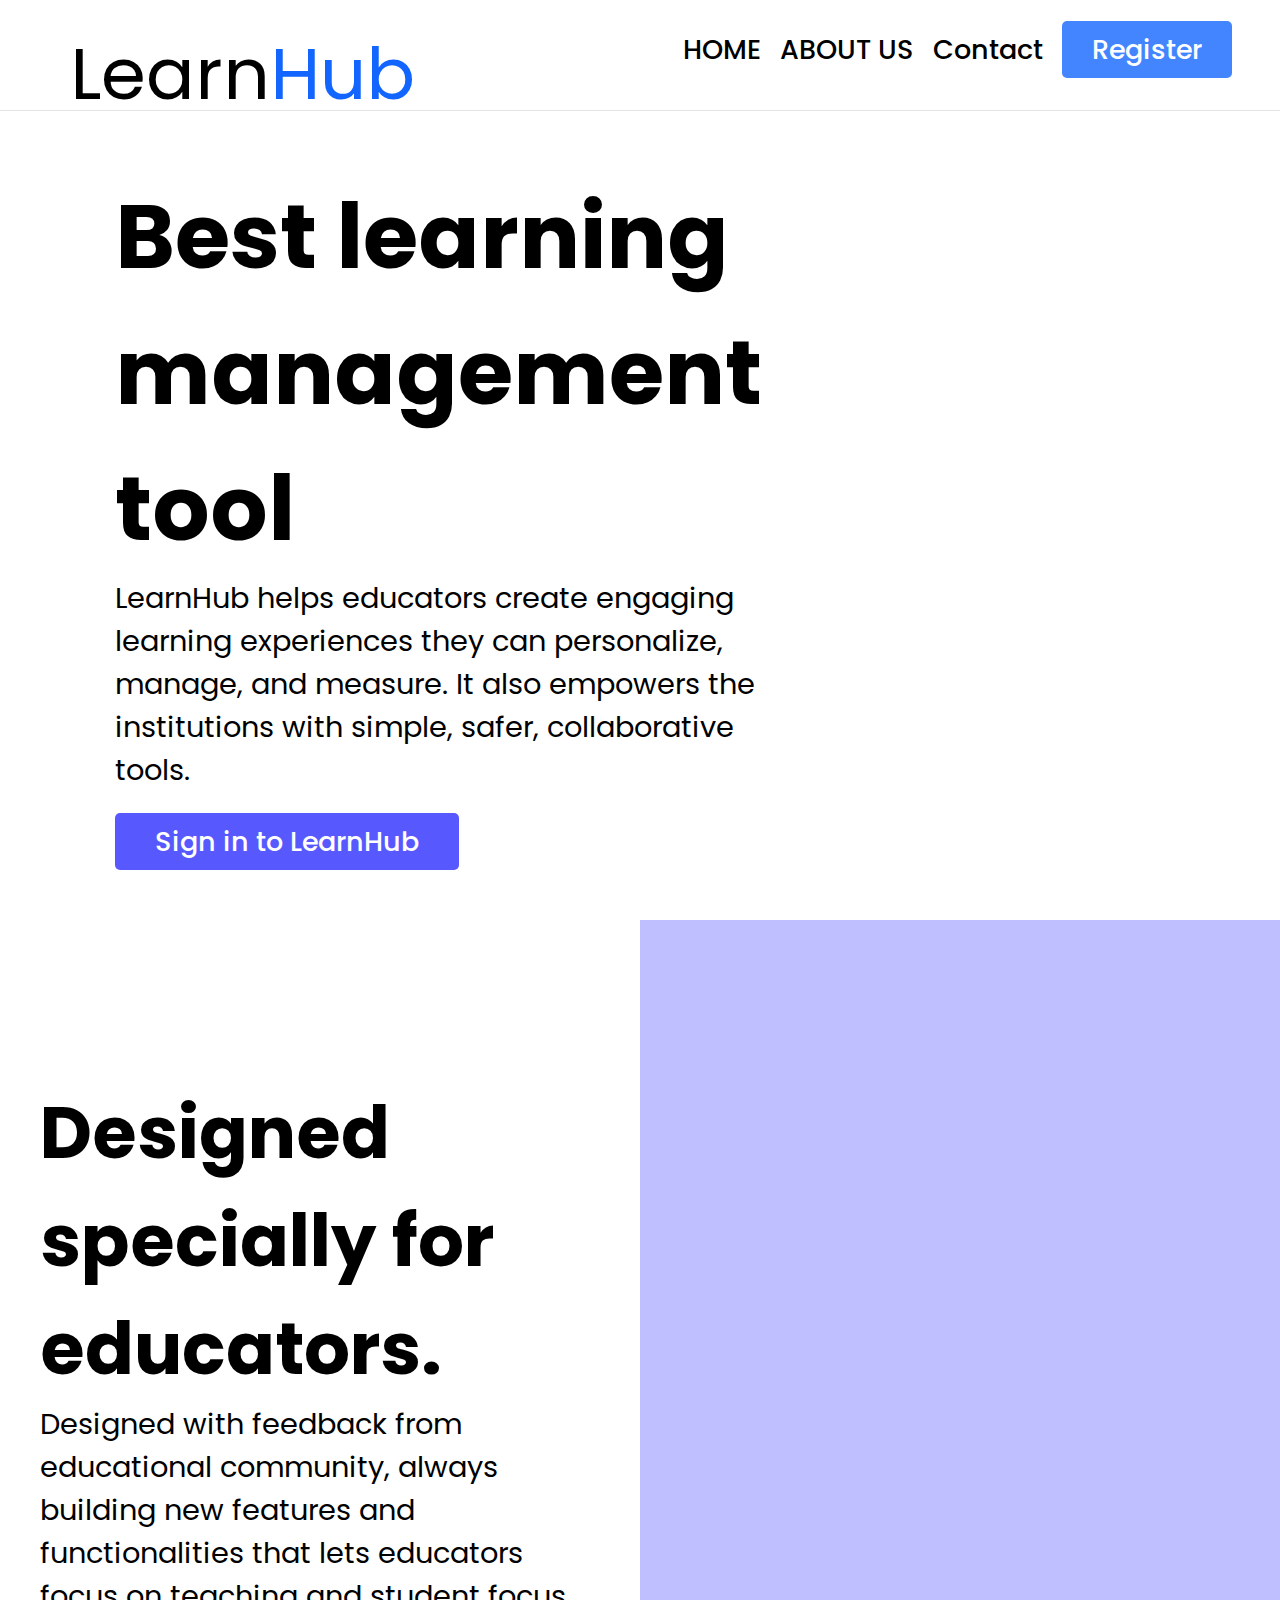
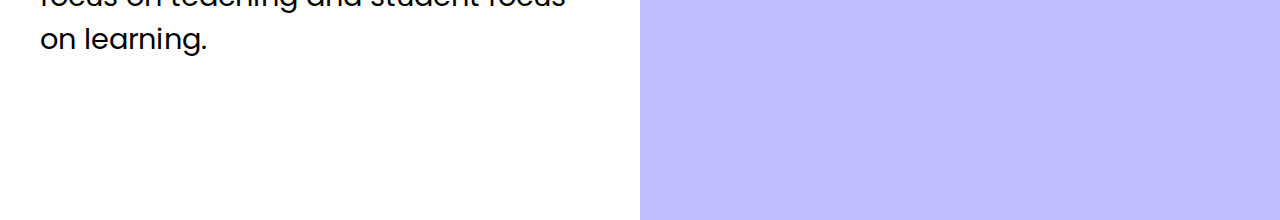
<file: index.html>
<!DOCTYPE html>
<html lang="en">
<head>
    <meta charset="UTF-8">
    <meta name="viewport" content="width=device-width, initial-scale=1.0">
    <link rel="stylesheet" href="style.css">
    <title>LearnHub</title>
</head>
<body>
    <nav class="navbar">
        <div class="nav-part1">Learn<span>Hub</span></div>
        <div class="nav-part2">
            <span><a href="">HOME</a></span>
            <span><a href="aboutus.html">ABOUT US</a></span>
            <span><a href="Contactus/contactus.html">Contact</a></span>
            <span><a href="" class="btn" style="color: white;">Register</a></span>
        </div>
    </nav>
    <section class="section" id="section1">
        <div class="box" id="box1">
            <div>
                <h1>Best learning<br> management tool</h1>
                <p>LearnHub helps educators create engaging learning experiences they can personalize, manage, and measure. It also empowers the institutions with simple, safer, collaborative tools.</p>
                <span><a href="">Sign in to LearnHub</a></span> 
            </div>
        </div>
        <div class="box" id="box2"></div>
    </section>
    <section class="section" id="section2">
        <div class="box" id="box3">
            <div>
                <h1>Designed specially for educators.</h1>
                <p>Designed with feedback from educational community, always building new features and functionalities that lets educators focus on teaching and student focus on learning.</p>
            </div>
            </div>
        <div class="box" id="box4">

        </div>
    </section>
    <section class="section" id="section3">

    </section>
    <section class="section" id="section4">

    </section>
</body>
</html>
</file>
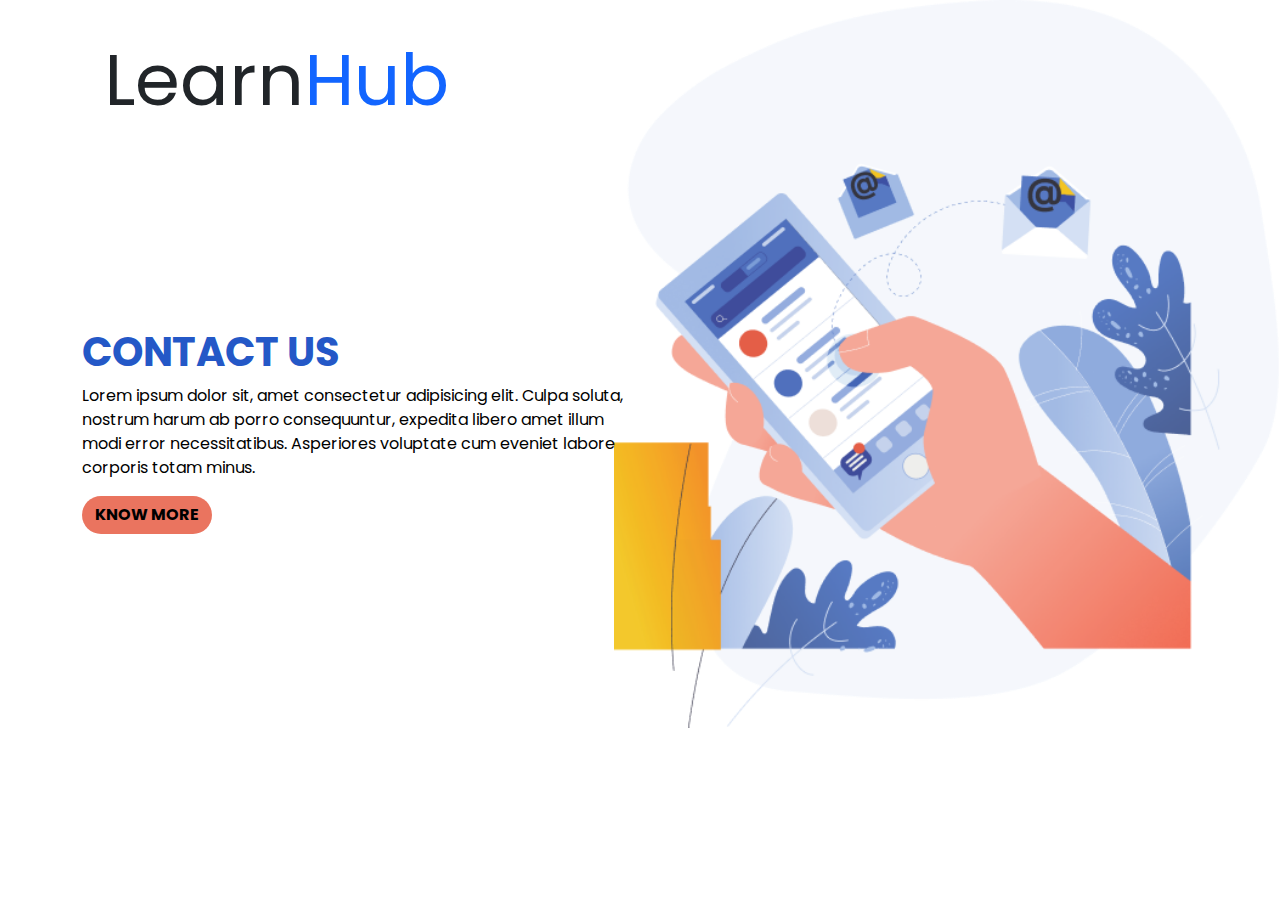
<file: Contactus/contactus.html>
<!DOCTYPE html>
<html lang="en">
  <head>
    <meta charset="utf-8" />
    <meta name="viewport" content="width=device-width, initial-scale=1" />
    <title>Contact Page | Thoriq AS</title>
    <link
      href="https://cdn.jsdelivr.net/npm/bootstrap@5.2.0/dist/css/bootstrap.min.css"
      rel="stylesheet"
      
    />
    <link rel="stylesheet" href="main.css" />
  </head>
  <body>
    <!-- Thoriq As -->
    <!-- Navbar Start -->
    <div class="container">
      <nav class="navbar navbar-expand-lg custom-nav mt-2">
        <div class="container-fluid">
          <div class="logo">Learn<span>Hub</span></div>
          <button
            class="navbar-toggler"
            type="button"
            data-bs-toggle="collapse"
            data-bs-target="#navbarNav"
            aria-controls="navbarNav"
            aria-expanded="false"
            aria-label="Toggle navigation"
          >
            <span class="navbar-toggler-icon"></span>
          </button>
      
        </div>
      </nav>
    </div>
    <!-- Navbar End -->
  
    <!-- Main Content Start -->
    <div class="container">
      <div class="row">
        <div class="col-md-6 mt-5">
          <div class="contact-section">
            <h1>CONTACT US</h1>
          
            <p>
              Lorem ipsum dolor sit, amet consectetur adipisicing elit. Culpa
              soluta, nostrum harum ab porro consequuntur, expedita libero amet
              illum modi error necessitatibus. Asperiores voluptate cum eveniet
              labore corporis totam minus.
            </p>
            <button class="btn know-more" type="submit">Know More</button>
          </div>
        </div>
      </div>
    </div>
    <!-- Main Content End -->
  </body>
</html>
</file>
<file: style.css>
@import url("https://fonts.googleapis.com/css2?family=Patrick+Hand&family=Poppins:wght@200;300;400;500&display=swap");
* {
  font-family: "Poppins", sans-serif;
}


*{
    margin: 0;
    padding: 0;
    box-sizing: border-box;
    font-family: poppins, calibri;
}

:root{
    --heading1-font-size: 10vh;
    --heading2-font-size: 8vh;
    --main-color: rgb(18, 101, 255);
    --content-font-size: 3.2vh;

}

.navbar{
    padding: 0;
    margin-bottom: 20px;
    padding-bottom: 10px;
    /* background-color: aqua; */
    width: 100vw;
    height: 10vh;
    display: flex;
    justify-content: space-between;
}

.navbar .nav-part1{
    font-size: 8vh;
    padding: 20px;
    margin-left: 50px;
    span{
        color: rgb(18, 101, 255);
    }
}

.navbar .nav-part2{
    width: 45%;
    padding: 0;
    margin-top: 30px;
    margin-right: 30px;
    display: flex;
    justify-content: space-around;
}

.navbar .nav-part2 span a{
    font-size: 3vh;
    font-weight: 500;
    outline: none;
    color: black;
    text-decoration: none;
}

.navbar .nav-part2 span a:hover{
    opacity: 0.4;
}

.nav-part2 .btn{
    background-color: rgb(67, 133, 255); 
    color: white; 
    padding-left: 30px; 
    padding-right: 30px; 
    padding-top: 10px; 
    padding-bottom: 10px; 
    margin-right: 9px; 
    border-radius: 5px;
}

.nav-part2 .btn:hover{
    opacity: 0.8;
}

#section1{
    border-top: 1px solid rgb(228, 228, 228);
    width: 100vw;
    /* background-color: gray; */
    height: 90vh;
    display: flex;
    margin: 0;
}

#section1 #box1{
    background-color: white;
    height: 100%;
    width: 50%;
}

.box{
    display: flex;
    justify-content: center;
    align-items: center;
}

#box1{
    padding: 20px;
    padding-left: 20vw;
}

#box1 h1{
    font-size: 10vh;
}

#box1 p{
    font-size: 3.2vh;
    margin-bottom: 30px;
}

#box1 span a{
    text-decoration: none;
    cursor: pointer;
    color: black;
    font-size: 3vh;
    font-weight: 500;
    background-color: rgb(88, 88, 255);
    color: white;
    padding: 10px 40px;
    border-radius: 5px;
}

#section2{
    height: 100vh;
    width: 100vw;
    margin: 0;
    background-color: rgba(0, 0, 255, 0.252);
    /* border-radius: 20%; */
}

#section2 #box3{
    width: 50%;
    height: 100%;
    background-color: white;
    padding: 0 40px;
    h1{
        font-size: var(--heading2-font-size);
    }
    p{
        font-size: var(--content-font-size);
    }
}
</file>
<file: Contactus/main.css>
@import url("https://fonts.googleapis.com/css2?family=Patrick+Hand&family=Poppins:wght@200;300;400;500&display=swap");
* {
  font-family: "Poppins", sans-serif;
}

body::before {
  content: "";
  background-image: url(image.png);
  background-repeat: no-repeat;
  background-position: top right;
  opacity: 0.9;
  position: absolute;
  top: 0;
  left: 0;
  bottom: 0;
  right: 0;
  background-size: 52vmax;
  z-index: -1;
}
@media (max-width: 992px) {
  body::before {
    background-size: 110vmax;
    opacity: 0.18;
  }
}

.container-fluid .logo{
  font-size: 8vh;
    padding: 10px;
    span{
        color: rgb(18, 101, 255);
    }
}

.custom-nav .navbar-brand {
  color: #2458c7;
}
.custom-nav .nav-item .nav-link {
  text-transform: uppercase;
  color: black;
}
.custom-nav .nav-item .nav-link:hover {
  text-transform: uppercase;
  color: #2458c7;
}
.custom-nav .btn-sign-in {
  color: #2458c7;
  border-style: none;
}
@media (max-width: 992px) {
  .custom-nav .btn-sign-in {
    background-color: #2458c7;
    color: black;
  }
}
.custom-nav .btn-sign-in:hover {
  border-style: none;
  color: black;
  background-color: #97b3e2;
}
.custom-nav .nav-item {
  margin-right: 10px;
}

.know-more {
  text-transform: uppercase;
  border-radius: 20px;
  color: black;
  background-color: #ea745f;
  font-weight: bold;
  z-index: 1;
}

.know-more:hover {
  text-transform: uppercase;
  border-radius: 20px;
  color: gray;
  background-color: transparent;
  border-style: none;
  border: 2px solid #ea745f;
}

.contact-section {
  margin-top: 8em;
}
.contact-section h1 {
  color: #2458c7;
  font-weight: 700;
}
.contact-section p {
  color: black;
}
@media (max-width: 992px) {
  .contact-section {
    text-align: center;
  }
}/*# sourceMappingURL=main.css.map */
</file>
